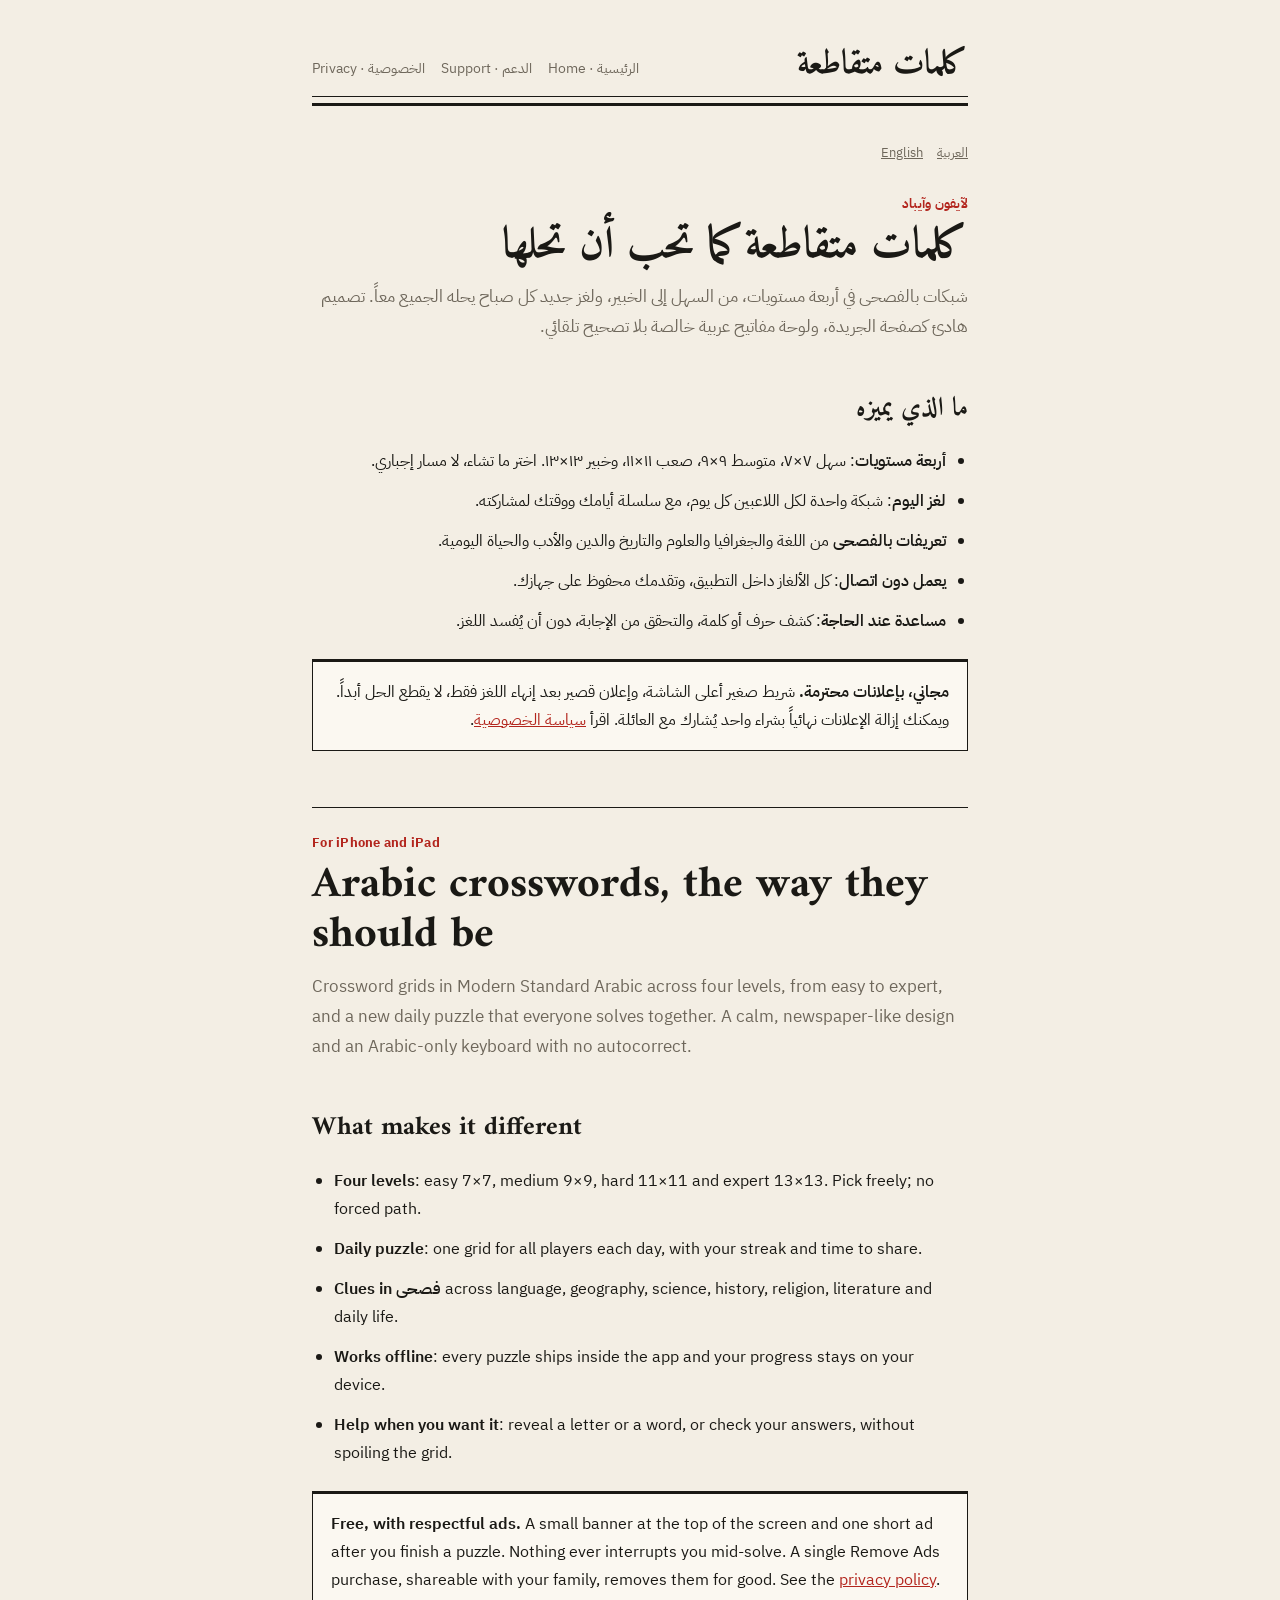
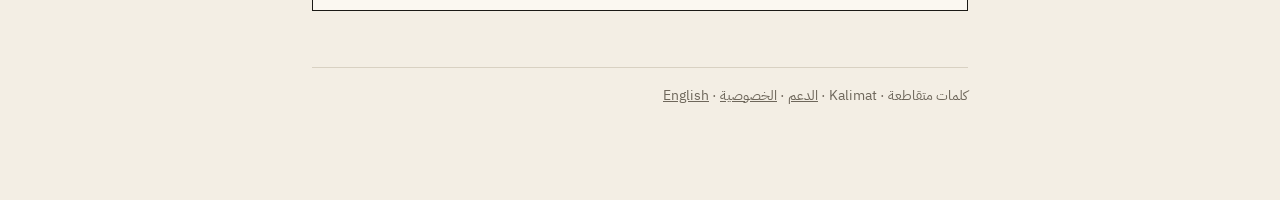
<file: index.html>
<!DOCTYPE html>
<html lang="ar" dir="rtl">
<head>
<meta charset="utf-8">
<meta name="viewport" content="width=device-width, initial-scale=1">
<title>كلمات متقاطعة — ألغاز عربية يومية بالفصحى</title>
<meta name="description" content="تطبيق كلمات متقاطعة عربية لآيفون وآيباد: شبكات بالفصحى في أربعة مستويات، لغز جديد كل يوم، ولوحة مفاتيح عربية. Arabic crosswords for iPhone and iPad.">
<link rel="canonical" href="https://smdash.github.io/kalimat-site/">
<meta property="og:title" content="كلمات متقاطعة — ألغاز عربية يومية بالفصحى">
<meta property="og:description" content="تطبيق كلمات متقاطعة عربية لآيفون وآيباد: شبكات بالفصحى في أربعة مستويات، لغز جديد كل يوم، ولوحة مفاتيح عربية. Arabic crosswords for iPhone and iPad.">
<meta property="og:type" content="website">
<meta property="og:url" content="https://smdash.github.io/kalimat-site/">
<meta name="theme-color" content="#B3261E">
<link rel="preconnect" href="https://fonts.googleapis.com">
<link rel="stylesheet" href="https://fonts.googleapis.com/css2?family=Amiri:wght@400;700&family=IBM+Plex+Sans+Arabic:wght@400;600&display=swap">
<link rel="stylesheet" href="style.css">
</head>
<body>
<div class="wrap">
<header class="site">
  <span class="mast"><a href="index.html">كلمات متقاطعة</a></span>
  <nav class="site">
    <a href="index.html">الرئيسية · Home</a>
    <a href="support.html">الدعم · Support</a>
    <a href="privacy.html">الخصوصية · Privacy</a>
  </nav>
</header>
<div class="rule2"></div>
<p class="lang"><a href="#ar">العربية</a><a href="#en">English</a></p>

<section lang="ar" id="ar">
<p class="kicker">لآيفون وآيباد</p>
<h1>كلمات متقاطعة كما تحب أن تحلها</h1>
<p class="lede">شبكات بالفصحى في أربعة مستويات، من السهل إلى الخبير، ولغز جديد كل صباح يحله الجميع معاً. تصميم هادئ كصفحة الجريدة، ولوحة مفاتيح عربية خالصة بلا تصحيح تلقائي.</p>

<h2>ما الذي يميزه</h2>
<ul>
  <li><strong>أربعة مستويات</strong>: سهل ٧×٧، متوسط ٩×٩، صعب ١١×١١، وخبير ١٣×١٣. اختر ما تشاء، لا مسار إجباري.</li>
  <li><strong>لغز اليوم</strong>: شبكة واحدة لكل اللاعبين كل يوم، مع سلسلة أيامك ووقتك لمشاركته.</li>
  <li><strong>تعريفات بالفصحى</strong> من اللغة والجغرافيا والعلوم والتاريخ والدين والأدب والحياة اليومية.</li>
  <li><strong>يعمل دون اتصال</strong>: كل الألغاز داخل التطبيق، وتقدمك محفوظ على جهازك.</li>
  <li><strong>مساعدة عند الحاجة</strong>: كشف حرف أو كلمة، والتحقق من الإجابة، دون أن يُفسد اللغز.</li>
</ul>

<div class="box">
  <p><strong>مجاني، بإعلانات محترمة.</strong> شريط صغير أعلى الشاشة، وإعلان قصير بعد إنهاء اللغز فقط، لا يقطع الحل أبداً. ويمكنك إزالة الإعلانات نهائياً بشراء واحد يُشارك مع العائلة. اقرأ <a href="privacy.html">سياسة الخصوصية</a>.</p>
</div>
</section>

<section lang="en" id="en">
<p class="kicker">For iPhone and iPad</p>
<h1>Arabic crosswords, the way they should be</h1>
<p class="lede">Crossword grids in Modern Standard Arabic across four levels, from easy to expert, and a new daily puzzle that everyone solves together. A calm, newspaper-like design and an Arabic-only keyboard with no autocorrect.</p>

<h2>What makes it different</h2>
<ul>
  <li><strong>Four levels</strong>: easy 7×7, medium 9×9, hard 11×11 and expert 13×13. Pick freely; no forced path.</li>
  <li><strong>Daily puzzle</strong>: one grid for all players each day, with your streak and time to share.</li>
  <li><strong>Clues in فصحى</strong> across language, geography, science, history, religion, literature and daily life.</li>
  <li><strong>Works offline</strong>: every puzzle ships inside the app and your progress stays on your device.</li>
  <li><strong>Help when you want it</strong>: reveal a letter or a word, or check your answers, without spoiling the grid.</li>
</ul>

<div class="box">
  <p><strong>Free, with respectful ads.</strong> A small banner at the top of the screen and one short ad after you finish a puzzle. Nothing ever interrupts you mid-solve. A single Remove Ads purchase, shareable with your family, removes them for good. See the <a href="privacy.html#en">privacy policy</a>.</p>
</div>
</section>
<footer class="site">
  <p>كلمات متقاطعة · Kalimat &middot; <a href="support.html">الدعم</a> &middot; <a href="privacy.html">الخصوصية</a> &middot; <a href="#en">English</a></p>
</footer>
</div>
</body>
</html>
</file>
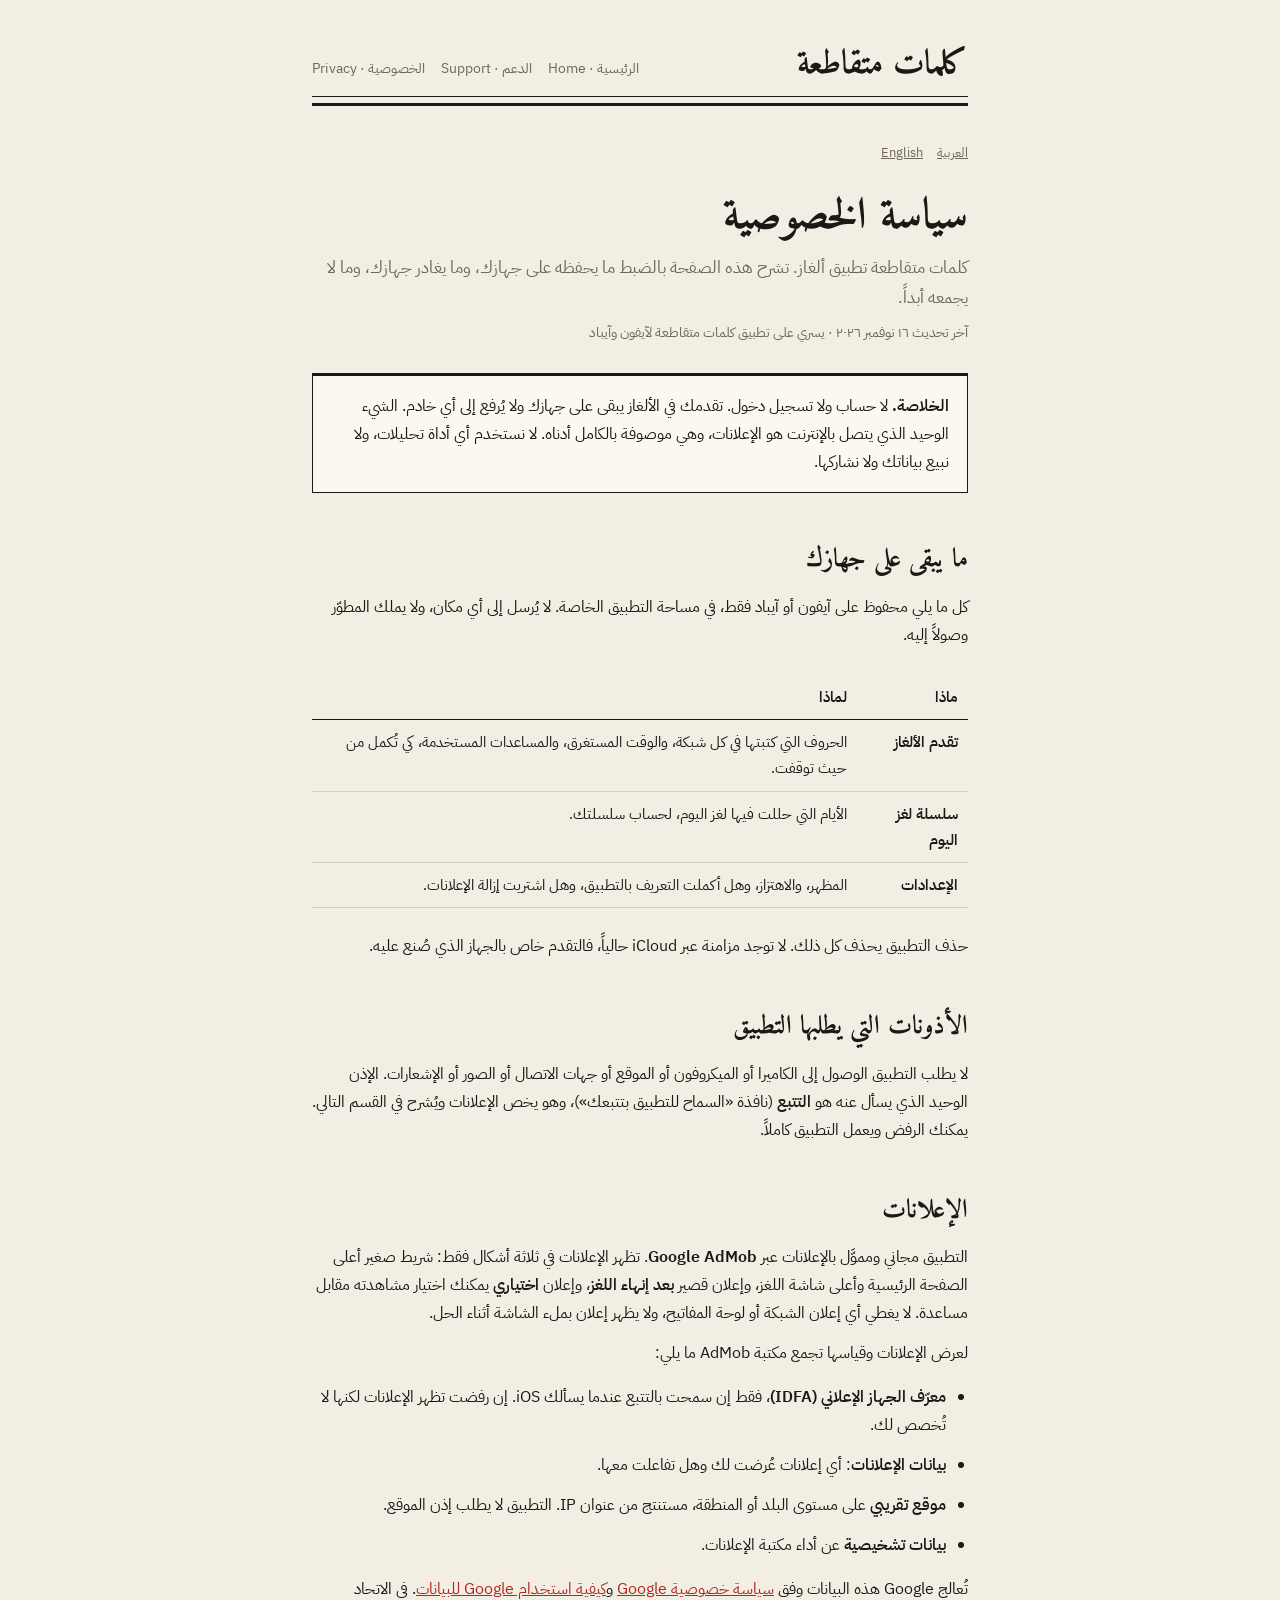
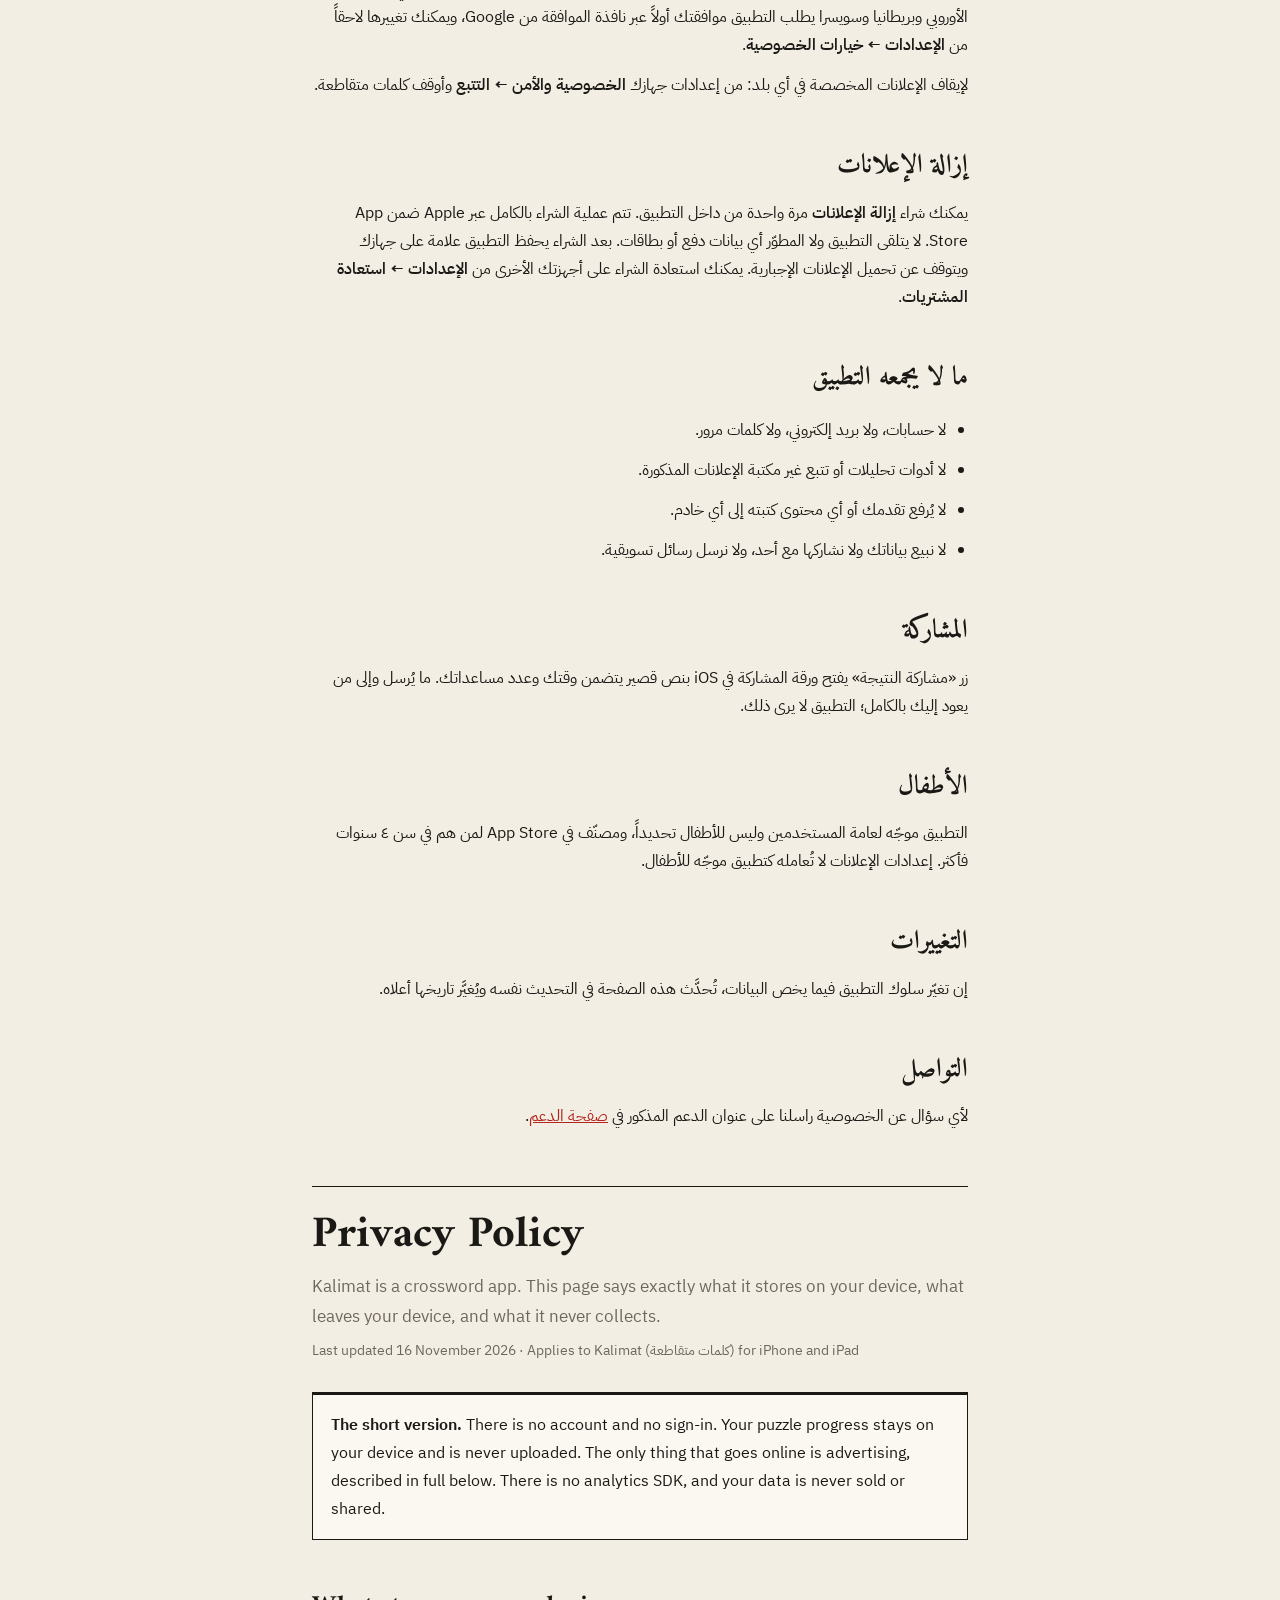
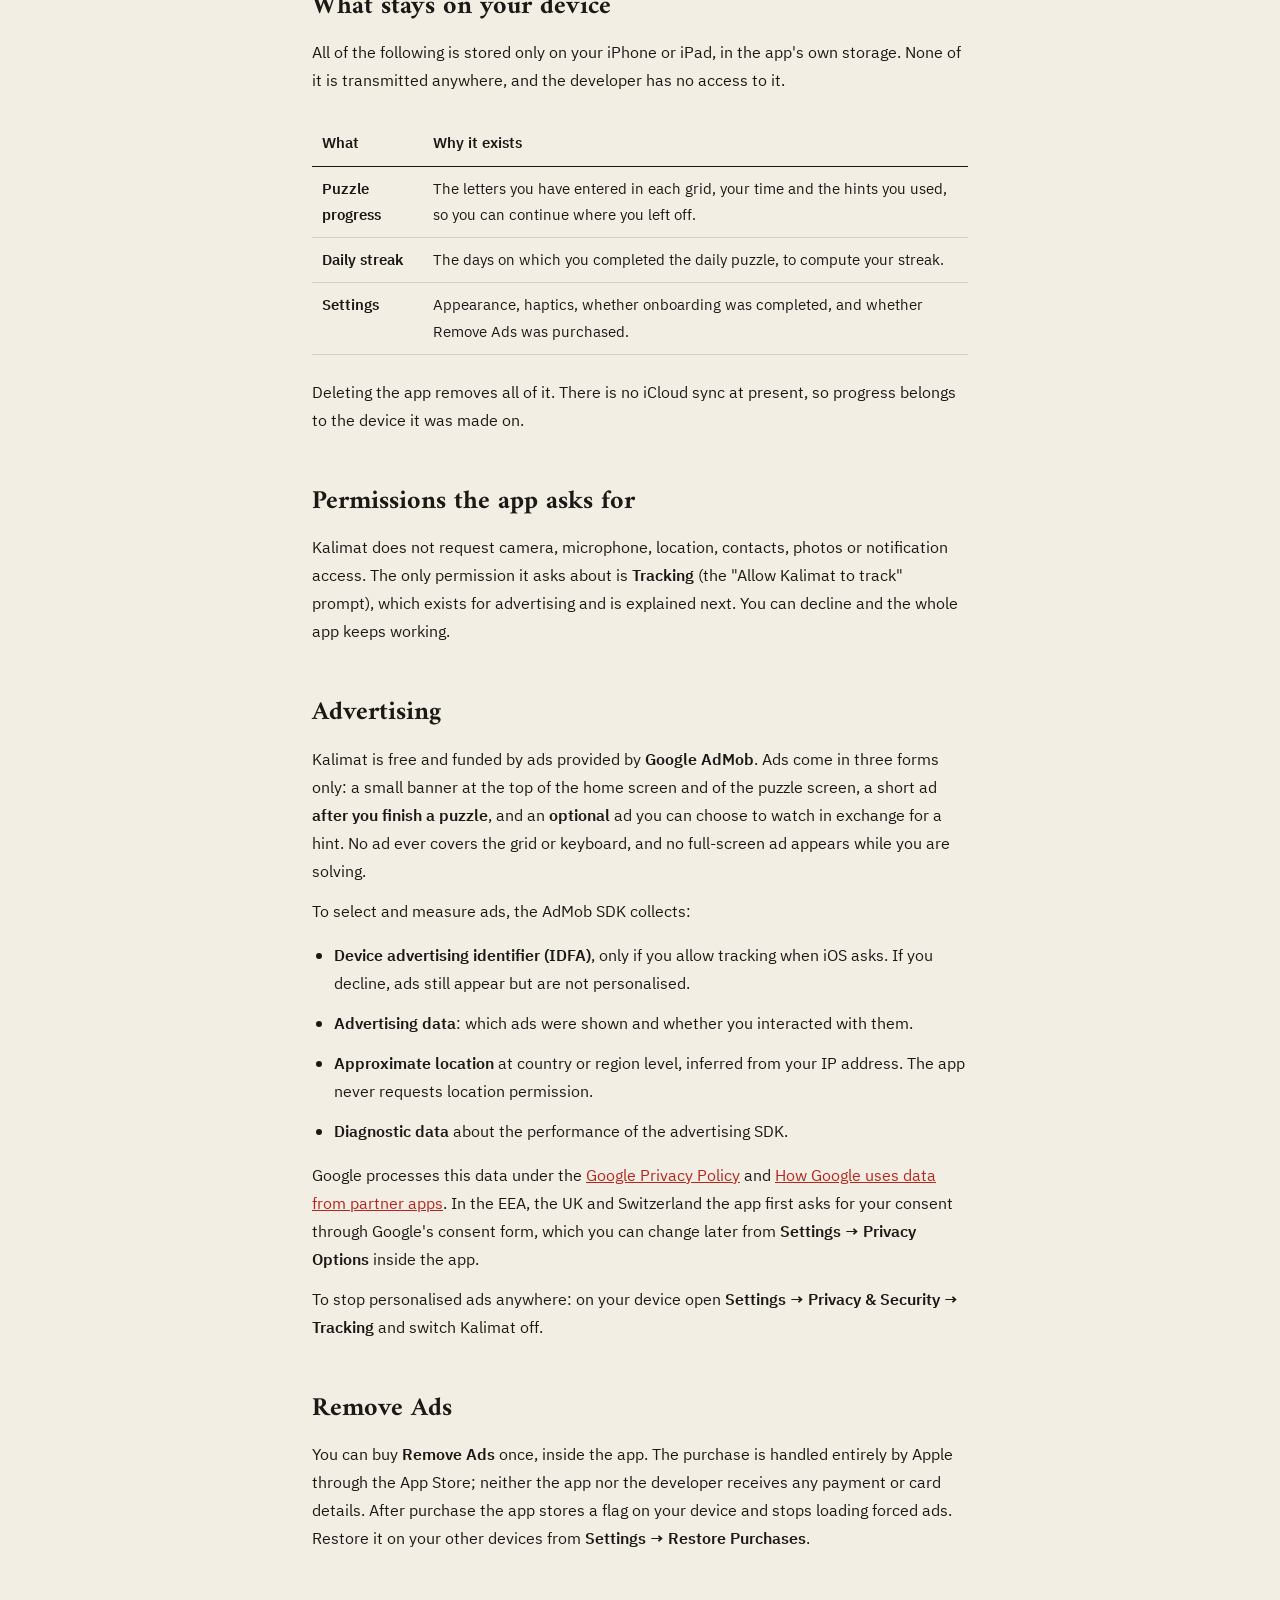
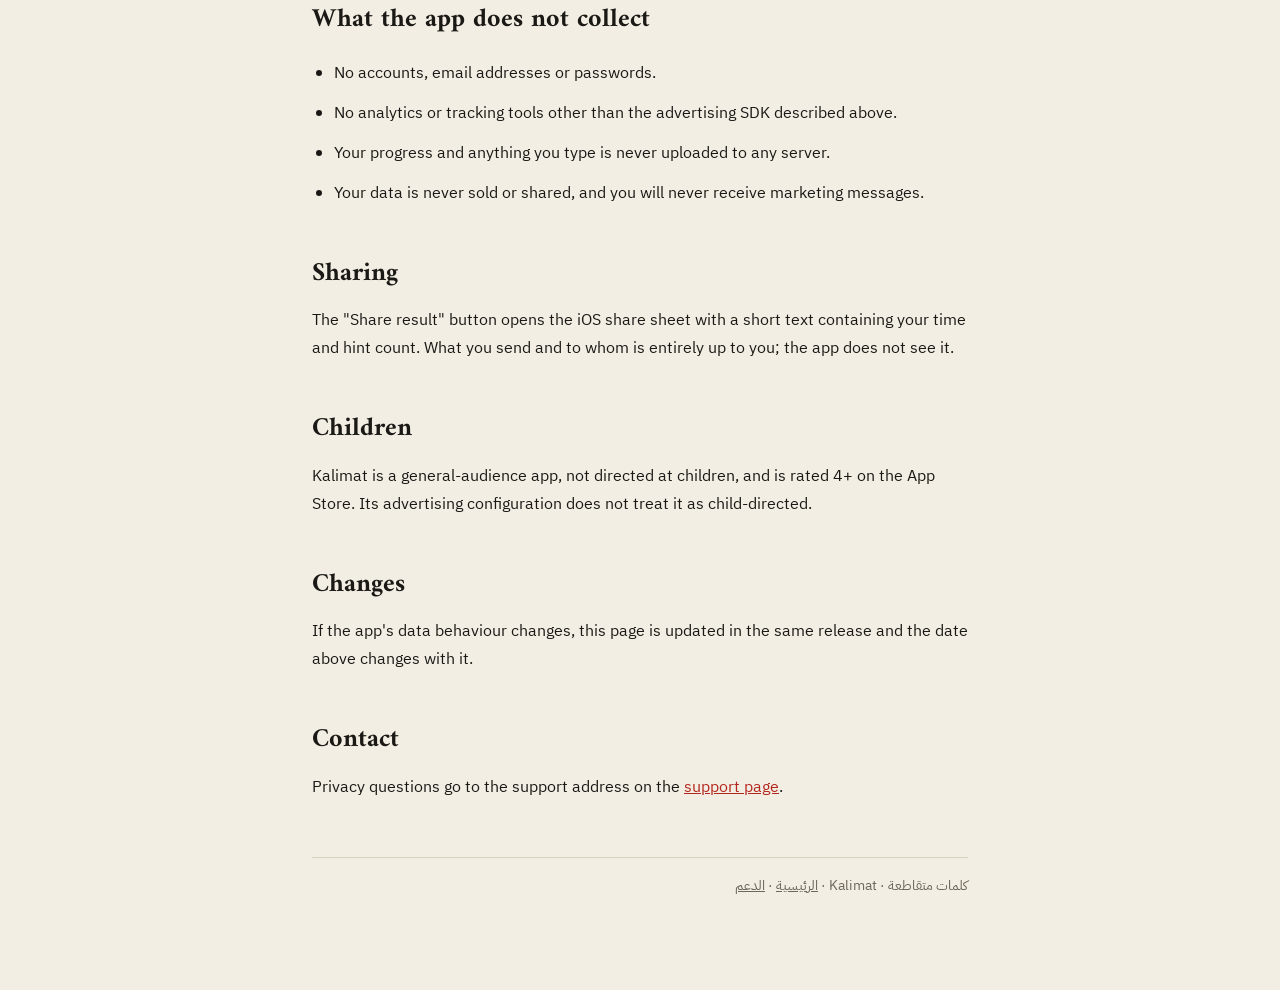
<file: privacy.html>
<!DOCTYPE html>
<html lang="ar" dir="rtl">
<head>
<meta charset="utf-8">
<meta name="viewport" content="width=device-width, initial-scale=1">
<title>سياسة الخصوصية — كلمات متقاطعة</title>
<meta name="description" content="ما يحفظه تطبيق كلمات متقاطعة على جهازك، وما يغادره، وما لا يجمعه أبداً. Privacy policy for Kalimat.">
<link rel="canonical" href="https://smdash.github.io/kalimat-site/privacy.html">
<meta property="og:title" content="سياسة الخصوصية — كلمات متقاطعة">
<meta property="og:description" content="ما يحفظه التطبيق على جهازك، وما يغادره، وما لا يجمعه أبداً.">
<meta property="og:type" content="website">
<meta property="og:url" content="https://smdash.github.io/kalimat-site/privacy.html">
<meta name="theme-color" content="#B3261E">
<link rel="preconnect" href="https://fonts.googleapis.com">
<link rel="stylesheet" href="https://fonts.googleapis.com/css2?family=Amiri:wght@400;700&family=IBM+Plex+Sans+Arabic:wght@400;600&display=swap">
<link rel="stylesheet" href="style.css">
</head>
<body>
<div class="wrap">
<header class="site">
  <span class="mast"><a href="index.html">كلمات متقاطعة</a></span>
  <nav class="site">
    <a href="index.html">الرئيسية · Home</a>
    <a href="support.html">الدعم · Support</a>
    <a href="privacy.html">الخصوصية · Privacy</a>
  </nav>
</header>
<div class="rule2"></div>
<p class="lang"><a href="#ar">العربية</a><a href="#en">English</a></p>

<section lang="ar" id="ar">
<h1>سياسة الخصوصية</h1>
<p class="lede">كلمات متقاطعة تطبيق ألغاز. تشرح هذه الصفحة بالضبط ما يحفظه على جهازك، وما يغادر جهازك، وما لا يجمعه أبداً.</p>
<p class="updated">آخر تحديث ١٦ نوفمبر ٢٠٢٦ · يسري على تطبيق كلمات متقاطعة لآيفون وآيباد</p>

<div class="box">
  <p><strong>الخلاصة.</strong> لا حساب ولا تسجيل دخول. تقدمك في الألغاز يبقى على جهازك ولا يُرفع إلى أي خادم. الشيء الوحيد الذي يتصل بالإنترنت هو الإعلانات، وهي موصوفة بالكامل أدناه. لا نستخدم أي أداة تحليلات، ولا نبيع بياناتك ولا نشاركها.</p>
</div>

<h2>ما يبقى على جهازك</h2>
<p>كل ما يلي محفوظ على آيفون أو آيباد فقط، في مساحة التطبيق الخاصة. لا يُرسل إلى أي مكان، ولا يملك المطوّر وصولاً إليه.</p>
<div class="scroll"><table>
  <tr><th>ماذا</th><th>لماذا</th></tr>
  <tr><td><strong>تقدم الألغاز</strong></td><td>الحروف التي كتبتها في كل شبكة، والوقت المستغرق، والمساعدات المستخدمة، كي تُكمل من حيث توقفت.</td></tr>
  <tr><td><strong>سلسلة لغز اليوم</strong></td><td>الأيام التي حللت فيها لغز اليوم، لحساب سلسلتك.</td></tr>
  <tr><td><strong>الإعدادات</strong></td><td>المظهر، والاهتزاز، وهل أكملت التعريف بالتطبيق، وهل اشتريت إزالة الإعلانات.</td></tr>
</table></div>
<p>حذف التطبيق يحذف كل ذلك. لا توجد مزامنة عبر iCloud حالياً، فالتقدم خاص بالجهاز الذي صُنع عليه.</p>

<h2>الأذونات التي يطلبها التطبيق</h2>
<p>لا يطلب التطبيق الوصول إلى الكاميرا أو الميكروفون أو الموقع أو جهات الاتصال أو الصور أو الإشعارات. الإذن الوحيد الذي يسأل عنه هو <strong>التتبع</strong> (نافذة «السماح للتطبيق بتتبعك»)، وهو يخص الإعلانات ويُشرح في القسم التالي. يمكنك الرفض ويعمل التطبيق كاملاً.</p>

<h2>الإعلانات</h2>
<p>التطبيق مجاني ومموَّل بالإعلانات عبر <strong>Google AdMob</strong>. تظهر الإعلانات في ثلاثة أشكال فقط: شريط صغير أعلى الصفحة الرئيسية وأعلى شاشة اللغز، وإعلان قصير <strong>بعد إنهاء اللغز</strong>، وإعلان <strong>اختياري</strong> يمكنك اختيار مشاهدته مقابل مساعدة. لا يغطي أي إعلان الشبكة أو لوحة المفاتيح، ولا يظهر إعلان بملء الشاشة أثناء الحل.</p>
<p>لعرض الإعلانات وقياسها تجمع مكتبة AdMob ما يلي:</p>
<ul>
  <li><strong>معرّف الجهاز الإعلاني (IDFA)</strong>، فقط إن سمحت بالتتبع عندما يسألك iOS. إن رفضت تظهر الإعلانات لكنها لا تُخصص لك.</li>
  <li><strong>بيانات الإعلانات</strong>: أي إعلانات عُرضت لك وهل تفاعلت معها.</li>
  <li><strong>موقع تقريبي</strong> على مستوى البلد أو المنطقة، مستنتج من عنوان IP. التطبيق لا يطلب إذن الموقع.</li>
  <li><strong>بيانات تشخيصية</strong> عن أداء مكتبة الإعلانات.</li>
</ul>
<p>تُعالج Google هذه البيانات وفق <a href="https://policies.google.com/privacy">سياسة خصوصية Google</a> و<a href="https://policies.google.com/technologies/partner-sites">كيفية استخدام Google للبيانات</a>. في الاتحاد الأوروبي وبريطانيا وسويسرا يطلب التطبيق موافقتك أولاً عبر نافذة الموافقة من Google، ويمكنك تغييرها لاحقاً من <strong>الإعدادات ← خيارات الخصوصية</strong>.</p>
<p>لإيقاف الإعلانات المخصصة في أي بلد: من إعدادات جهازك <strong>الخصوصية والأمن ← التتبع</strong> وأوقف كلمات متقاطعة.</p>

<h2>إزالة الإعلانات</h2>
<p>يمكنك شراء <strong>إزالة الإعلانات</strong> مرة واحدة من داخل التطبيق. تتم عملية الشراء بالكامل عبر Apple ضمن App Store. لا يتلقى التطبيق ولا المطوّر أي بيانات دفع أو بطاقات. بعد الشراء يحفظ التطبيق علامة على جهازك ويتوقف عن تحميل الإعلانات الإجبارية. يمكنك استعادة الشراء على أجهزتك الأخرى من <strong>الإعدادات ← استعادة المشتريات</strong>.</p>

<h2>ما لا يجمعه التطبيق</h2>
<ul>
  <li>لا حسابات، ولا بريد إلكتروني، ولا كلمات مرور.</li>
  <li>لا أدوات تحليلات أو تتبع غير مكتبة الإعلانات المذكورة.</li>
  <li>لا يُرفع تقدمك أو أي محتوى كتبته إلى أي خادم.</li>
  <li>لا نبيع بياناتك ولا نشاركها مع أحد، ولا نرسل رسائل تسويقية.</li>
</ul>

<h2>المشاركة</h2>
<p>زر «مشاركة النتيجة» يفتح ورقة المشاركة في iOS بنص قصير يتضمن وقتك وعدد مساعداتك. ما يُرسل وإلى من يعود إليك بالكامل؛ التطبيق لا يرى ذلك.</p>

<h2>الأطفال</h2>
<p>التطبيق موجّه لعامة المستخدمين وليس للأطفال تحديداً، ومصنّف في App Store لمن هم في سن ٤ سنوات فأكثر. إعدادات الإعلانات لا تُعامله كتطبيق موجّه للأطفال.</p>

<h2>التغييرات</h2>
<p>إن تغيّر سلوك التطبيق فيما يخص البيانات، تُحدَّث هذه الصفحة في التحديث نفسه ويُغيَّر تاريخها أعلاه.</p>

<h2>التواصل</h2>
<p>لأي سؤال عن الخصوصية راسلنا على عنوان الدعم المذكور في <a href="support.html">صفحة الدعم</a>.</p>
</section>

<section lang="en" id="en">
<h1>Privacy Policy</h1>
<p class="lede">Kalimat is a crossword app. This page says exactly what it stores on your device, what leaves your device, and what it never collects.</p>
<p class="updated">Last updated 16 November 2026 · Applies to Kalimat (كلمات متقاطعة) for iPhone and iPad</p>

<div class="box">
  <p><strong>The short version.</strong> There is no account and no sign-in. Your puzzle progress stays on your device and is never uploaded. The only thing that goes online is advertising, described in full below. There is no analytics SDK, and your data is never sold or shared.</p>
</div>

<h2>What stays on your device</h2>
<p>All of the following is stored only on your iPhone or iPad, in the app's own storage. None of it is transmitted anywhere, and the developer has no access to it.</p>
<div class="scroll"><table>
  <tr><th>What</th><th>Why it exists</th></tr>
  <tr><td><strong>Puzzle progress</strong></td><td>The letters you have entered in each grid, your time and the hints you used, so you can continue where you left off.</td></tr>
  <tr><td><strong>Daily streak</strong></td><td>The days on which you completed the daily puzzle, to compute your streak.</td></tr>
  <tr><td><strong>Settings</strong></td><td>Appearance, haptics, whether onboarding was completed, and whether Remove Ads was purchased.</td></tr>
</table></div>
<p>Deleting the app removes all of it. There is no iCloud sync at present, so progress belongs to the device it was made on.</p>

<h2>Permissions the app asks for</h2>
<p>Kalimat does not request camera, microphone, location, contacts, photos or notification access. The only permission it asks about is <strong>Tracking</strong> (the "Allow Kalimat to track" prompt), which exists for advertising and is explained next. You can decline and the whole app keeps working.</p>

<h2>Advertising</h2>
<p>Kalimat is free and funded by ads provided by <strong>Google AdMob</strong>. Ads come in three forms only: a small banner at the top of the home screen and of the puzzle screen, a short ad <strong>after you finish a puzzle</strong>, and an <strong>optional</strong> ad you can choose to watch in exchange for a hint. No ad ever covers the grid or keyboard, and no full-screen ad appears while you are solving.</p>
<p>To select and measure ads, the AdMob SDK collects:</p>
<ul>
  <li><strong>Device advertising identifier (IDFA)</strong>, only if you allow tracking when iOS asks. If you decline, ads still appear but are not personalised.</li>
  <li><strong>Advertising data</strong>: which ads were shown and whether you interacted with them.</li>
  <li><strong>Approximate location</strong> at country or region level, inferred from your IP address. The app never requests location permission.</li>
  <li><strong>Diagnostic data</strong> about the performance of the advertising SDK.</li>
</ul>
<p>Google processes this data under the <a href="https://policies.google.com/privacy">Google Privacy Policy</a> and <a href="https://policies.google.com/technologies/partner-sites">How Google uses data from partner apps</a>. In the EEA, the UK and Switzerland the app first asks for your consent through Google's consent form, which you can change later from <strong>Settings &rarr; Privacy Options</strong> inside the app.</p>
<p>To stop personalised ads anywhere: on your device open <strong>Settings &rarr; Privacy &amp; Security &rarr; Tracking</strong> and switch Kalimat off.</p>

<h2>Remove Ads</h2>
<p>You can buy <strong>Remove Ads</strong> once, inside the app. The purchase is handled entirely by Apple through the App Store; neither the app nor the developer receives any payment or card details. After purchase the app stores a flag on your device and stops loading forced ads. Restore it on your other devices from <strong>Settings &rarr; Restore Purchases</strong>.</p>

<h2>What the app does not collect</h2>
<ul>
  <li>No accounts, email addresses or passwords.</li>
  <li>No analytics or tracking tools other than the advertising SDK described above.</li>
  <li>Your progress and anything you type is never uploaded to any server.</li>
  <li>Your data is never sold or shared, and you will never receive marketing messages.</li>
</ul>

<h2>Sharing</h2>
<p>The "Share result" button opens the iOS share sheet with a short text containing your time and hint count. What you send and to whom is entirely up to you; the app does not see it.</p>

<h2>Children</h2>
<p>Kalimat is a general-audience app, not directed at children, and is rated 4+ on the App Store. Its advertising configuration does not treat it as child-directed.</p>

<h2>Changes</h2>
<p>If the app's data behaviour changes, this page is updated in the same release and the date above changes with it.</p>

<h2>Contact</h2>
<p>Privacy questions go to the support address on the <a href="support.html#en">support page</a>.</p>
</section>

<footer class="site">
  <p>كلمات متقاطعة · Kalimat &middot; <a href="index.html">الرئيسية</a> &middot; <a href="support.html">الدعم</a></p>
</footer>
</div>
</body>
</html>
</file>
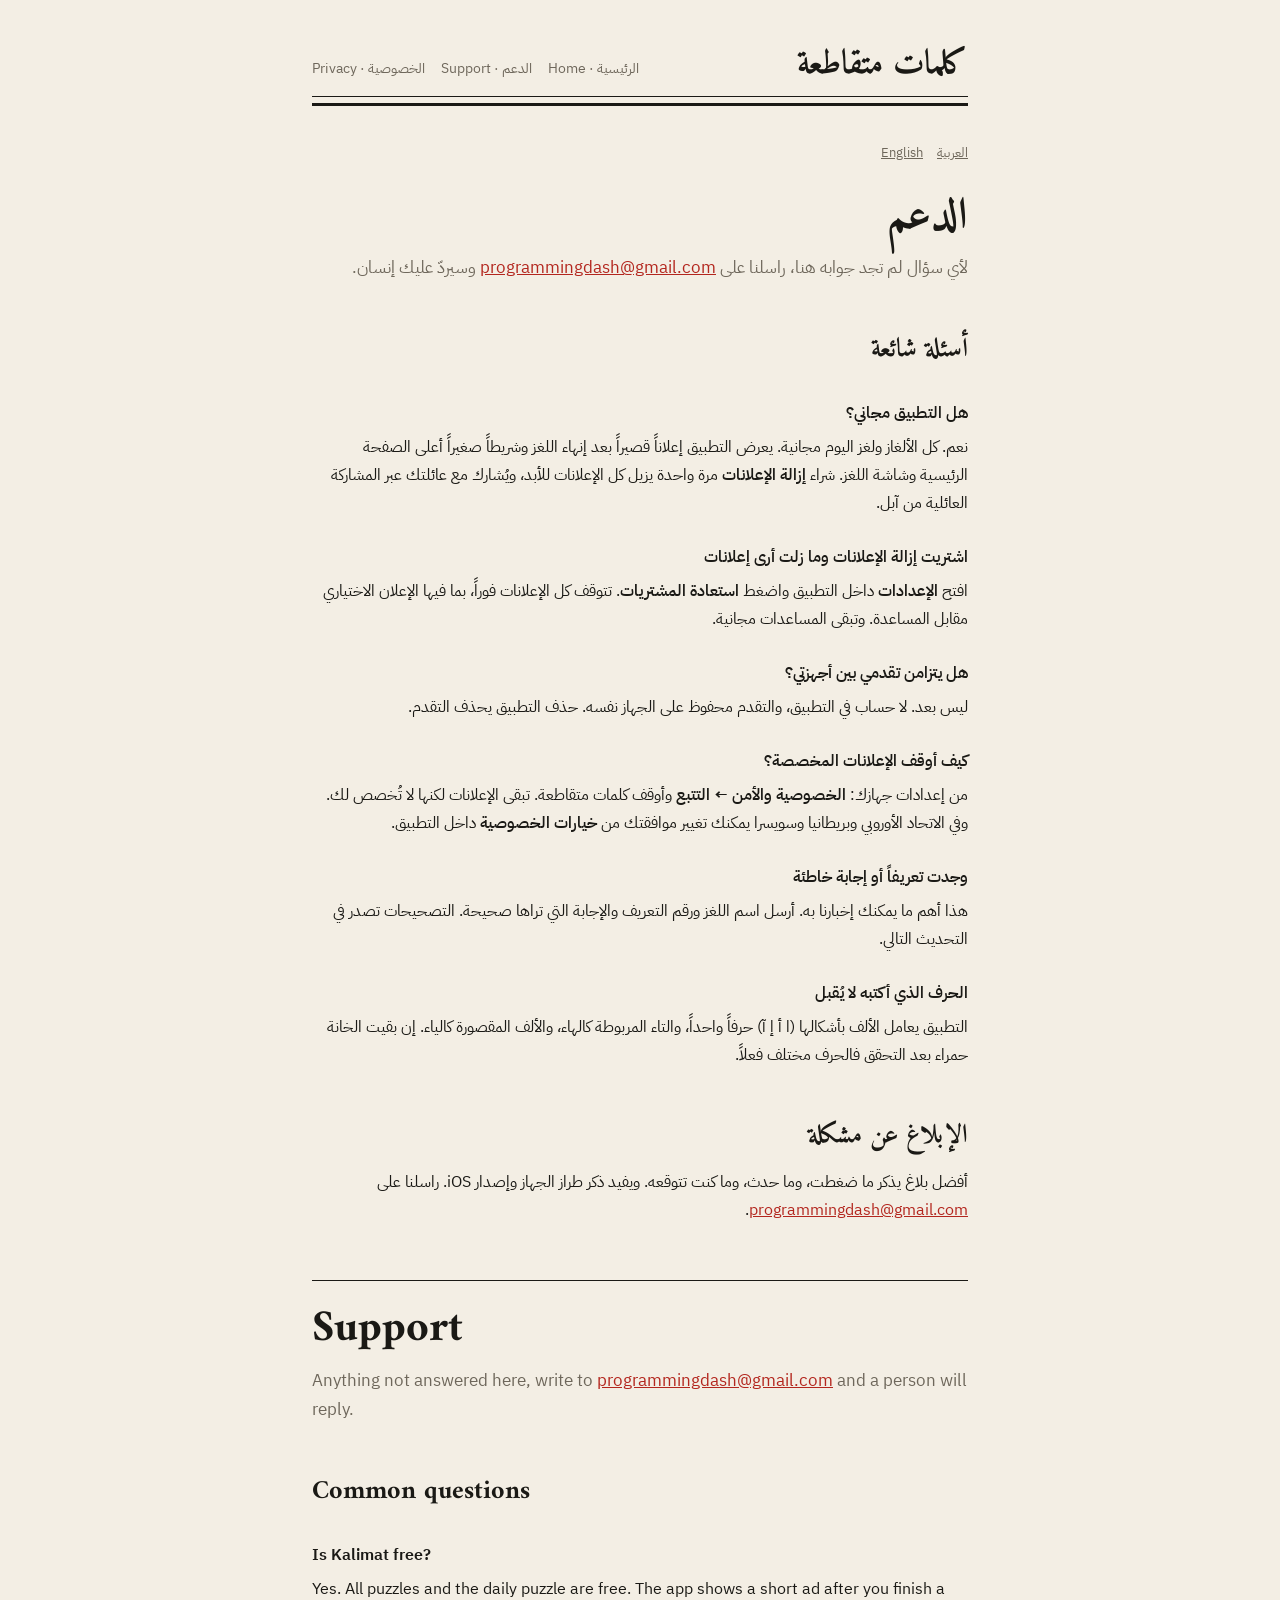
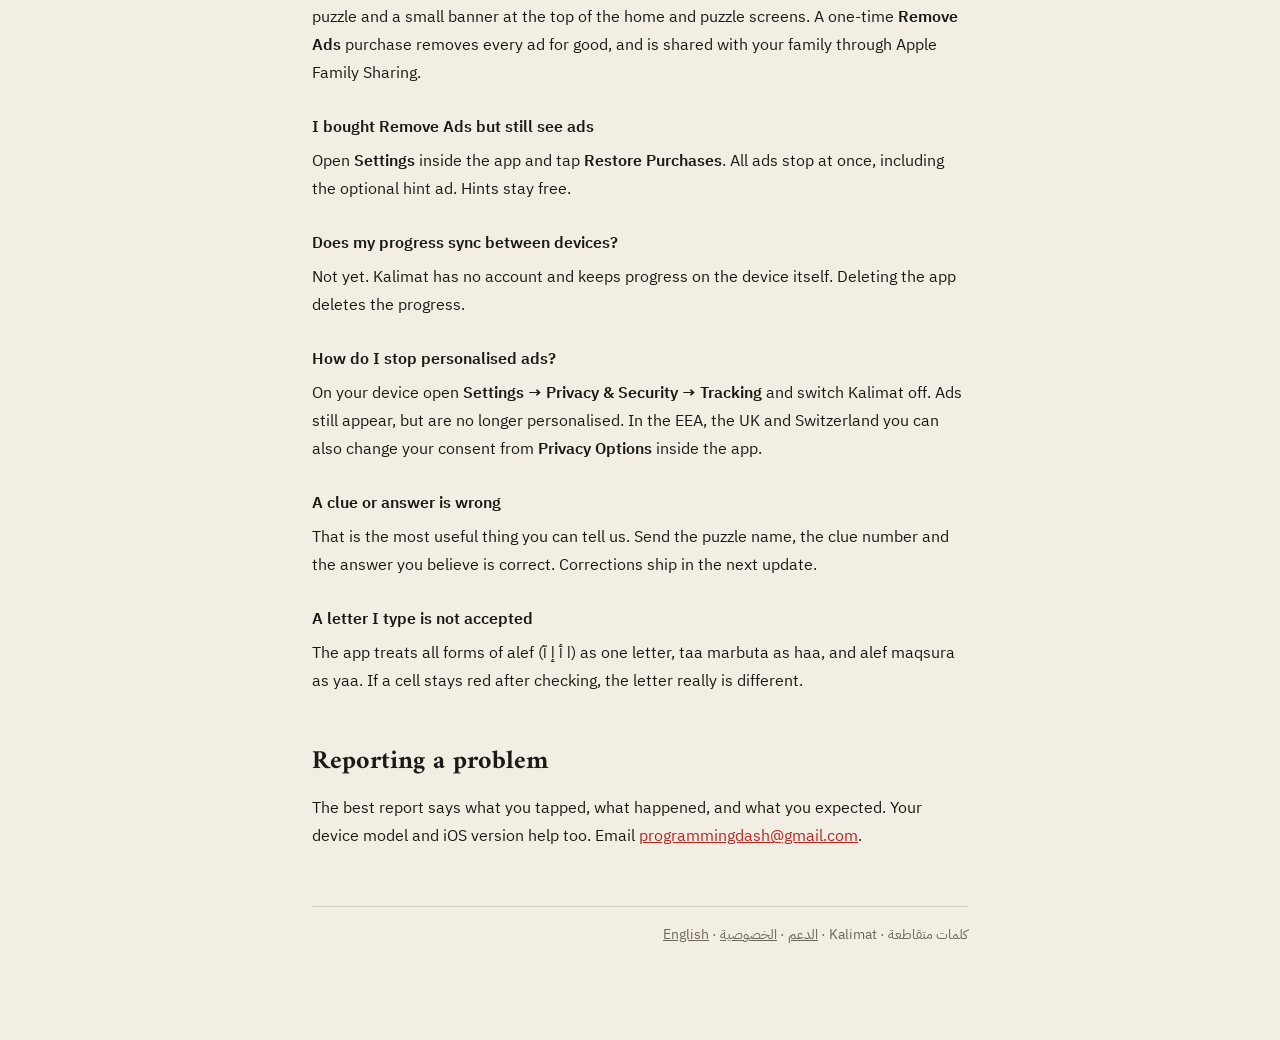
<file: support.html>
<!DOCTYPE html>
<html lang="ar" dir="rtl">
<head>
<meta charset="utf-8">
<meta name="viewport" content="width=device-width, initial-scale=1">
<title>الدعم — كلمات متقاطعة</title>
<meta name="description" content="مساعدة في تطبيق كلمات متقاطعة: التقدم، الإعلانات، إزالة الإعلانات، والتواصل. Support for Kalimat.">
<link rel="canonical" href="https://smdash.github.io/kalimat-site/support.html">
<meta property="og:title" content="الدعم — كلمات متقاطعة">
<meta property="og:description" content="مساعدة في تطبيق كلمات متقاطعة: التقدم، الإعلانات، إزالة الإعلانات، والتواصل. Support for Kalimat.">
<meta property="og:type" content="website">
<meta property="og:url" content="https://smdash.github.io/kalimat-site/support.html">
<meta name="theme-color" content="#B3261E">
<link rel="preconnect" href="https://fonts.googleapis.com">
<link rel="stylesheet" href="https://fonts.googleapis.com/css2?family=Amiri:wght@400;700&family=IBM+Plex+Sans+Arabic:wght@400;600&display=swap">
<link rel="stylesheet" href="style.css">
<script type="application/ld+json">
{"@context":"https://schema.org","@type":"FAQPage","mainEntity":[
{"@type":"Question","name":"Is Kalimat free?","acceptedAnswer":{"@type":"Answer","text":"Yes. All puzzles and the daily puzzle are free. The app shows a short ad after you finish a puzzle and a small banner at the top of the home and puzzle screens. A one-time Remove Ads purchase removes all ads."}},
{"@type":"Question","name":"I bought Remove Ads but still see ads.","acceptedAnswer":{"@type":"Answer","text":"Open Settings in the app and tap Restore Purchases. All ads stop immediately, including the optional hint ad. Hints stay free."}},
{"@type":"Question","name":"Does my progress sync between devices?","acceptedAnswer":{"@type":"Answer","text":"Not yet. Kalimat has no account and stores progress on the device. Deleting the app deletes your progress."}},
{"@type":"Question","name":"How do I stop personalised ads?","acceptedAnswer":{"@type":"Answer","text":"On your device open Settings, Privacy and Security, Tracking, and switch Kalimat off. Ads still appear but are no longer personalised. In the EEA, UK and Switzerland you can also change your consent from Privacy Options inside the app."}},
{"@type":"Question","name":"A clue or answer is wrong.","acceptedAnswer":{"@type":"Answer","text":"Please email the puzzle name, the clue number and what you think the answer should be. Corrections ship in the next update."}}
]}
</script>
</head>
<body>
<div class="wrap">
<header class="site">
  <span class="mast"><a href="index.html">كلمات متقاطعة</a></span>
  <nav class="site">
    <a href="index.html">الرئيسية · Home</a>
    <a href="support.html">الدعم · Support</a>
    <a href="privacy.html">الخصوصية · Privacy</a>
  </nav>
</header>
<div class="rule2"></div>
<p class="lang"><a href="#ar">العربية</a><a href="#en">English</a></p>

<section lang="ar" id="ar">
<h1>الدعم</h1>
<p class="lede">لأي سؤال لم تجد جوابه هنا، راسلنا على <a href="mailto:programmingdash@gmail.com">programmingdash@gmail.com</a> وسيردّ عليك إنسان.</p>

<h2>أسئلة شائعة</h2>

<h3>هل التطبيق مجاني؟</h3>
<p>نعم. كل الألغاز ولغز اليوم مجانية. يعرض التطبيق إعلاناً قصيراً بعد إنهاء اللغز وشريطاً صغيراً أعلى الصفحة الرئيسية وشاشة اللغز. شراء <strong>إزالة الإعلانات</strong> مرة واحدة يزيل كل الإعلانات للأبد، ويُشارك مع عائلتك عبر المشاركة العائلية من آبل.</p>

<h3>اشتريت إزالة الإعلانات وما زلت أرى إعلانات</h3>
<p>افتح <strong>الإعدادات</strong> داخل التطبيق واضغط <strong>استعادة المشتريات</strong>. تتوقف كل الإعلانات فوراً، بما فيها الإعلان الاختياري مقابل المساعدة. وتبقى المساعدات مجانية.</p>

<h3>هل يتزامن تقدمي بين أجهزتي؟</h3>
<p>ليس بعد. لا حساب في التطبيق، والتقدم محفوظ على الجهاز نفسه. حذف التطبيق يحذف التقدم.</p>

<h3>كيف أوقف الإعلانات المخصصة؟</h3>
<p>من إعدادات جهازك: <strong>الخصوصية والأمن ← التتبع</strong> وأوقف كلمات متقاطعة. تبقى الإعلانات لكنها لا تُخصص لك. وفي الاتحاد الأوروبي وبريطانيا وسويسرا يمكنك تغيير موافقتك من <strong>خيارات الخصوصية</strong> داخل التطبيق.</p>

<h3>وجدت تعريفاً أو إجابة خاطئة</h3>
<p>هذا أهم ما يمكنك إخبارنا به. أرسل اسم اللغز ورقم التعريف والإجابة التي تراها صحيحة. التصحيحات تصدر في التحديث التالي.</p>

<h3>الحرف الذي أكتبه لا يُقبل</h3>
<p>التطبيق يعامل الألف بأشكالها (ا أ إ آ) حرفاً واحداً، والتاء المربوطة كالهاء، والألف المقصورة كالياء. إن بقيت الخانة حمراء بعد التحقق فالحرف مختلف فعلاً.</p>

<h2>الإبلاغ عن مشكلة</h2>
<p>أفضل بلاغ يذكر ما ضغطت، وما حدث، وما كنت تتوقعه. ويفيد ذكر طراز الجهاز وإصدار iOS. راسلنا على <a href="mailto:programmingdash@gmail.com">programmingdash@gmail.com</a>.</p>
</section>

<section lang="en" id="en">
<h1>Support</h1>
<p class="lede">Anything not answered here, write to <a href="mailto:programmingdash@gmail.com">programmingdash@gmail.com</a> and a person will reply.</p>

<h2>Common questions</h2>

<h3>Is Kalimat free?</h3>
<p>Yes. All puzzles and the daily puzzle are free. The app shows a short ad after you finish a puzzle and a small banner at the top of the home and puzzle screens. A one-time <strong>Remove Ads</strong> purchase removes every ad for good, and is shared with your family through Apple Family Sharing.</p>

<h3>I bought Remove Ads but still see ads</h3>
<p>Open <strong>Settings</strong> inside the app and tap <strong>Restore Purchases</strong>. All ads stop at once, including the optional hint ad. Hints stay free.</p>

<h3>Does my progress sync between devices?</h3>
<p>Not yet. Kalimat has no account and keeps progress on the device itself. Deleting the app deletes the progress.</p>

<h3>How do I stop personalised ads?</h3>
<p>On your device open <strong>Settings &rarr; Privacy &amp; Security &rarr; Tracking</strong> and switch Kalimat off. Ads still appear, but are no longer personalised. In the EEA, the UK and Switzerland you can also change your consent from <strong>Privacy Options</strong> inside the app.</p>

<h3>A clue or answer is wrong</h3>
<p>That is the most useful thing you can tell us. Send the puzzle name, the clue number and the answer you believe is correct. Corrections ship in the next update.</p>

<h3>A letter I type is not accepted</h3>
<p>The app treats all forms of alef (ا أ إ آ) as one letter, taa marbuta as haa, and alef maqsura as yaa. If a cell stays red after checking, the letter really is different.</p>

<h2>Reporting a problem</h2>
<p>The best report says what you tapped, what happened, and what you expected. Your device model and iOS version help too. Email <a href="mailto:programmingdash@gmail.com">programmingdash@gmail.com</a>.</p>
</section>
<footer class="site">
  <p>كلمات متقاطعة · Kalimat &middot; <a href="support.html">الدعم</a> &middot; <a href="privacy.html">الخصوصية</a> &middot; <a href="#en">English</a></p>
</footer>
</div>
</body>
</html>
</file>
<file: style.css>
/* Kalimat site. Paper and ink, like the app. Accent is the masthead red. */
:root {
  color-scheme: light dark;
  --accent: #B3261E;
  --ground: #F3EEE4;
  --surface: #FBF8F1;
  --ink: #1A1915;
  --muted: #6E675B;
  --line: #D8D1C2;
}
@media (prefers-color-scheme: dark) {
  :root { --accent: #E05A50; --ground: #141311; --surface: #1C1A17; --ink: #ECE6D9; --muted: #9B9385; --line: #33302A; }
}
* { box-sizing: border-box; }
body {
  margin: 0; background: var(--ground); color: var(--ink);
  font: 16px/1.75 "IBM Plex Sans Arabic", -apple-system, BlinkMacSystemFont, "Segoe UI", Roboto, sans-serif;
  -webkit-text-size-adjust: 100%;
}
.wrap { max-width: 700px; margin: 0 auto; padding: 48px 22px 80px; }
header.site { display: flex; align-items: baseline; gap: 14px; padding-bottom: 14px; border-bottom: 1px solid var(--ink); margin-bottom: 6px; }
.mast { font-family: "Amiri", serif; font-weight: 700; font-size: 34px; line-height: 1; }
.mast a { color: inherit; text-decoration: none; }
nav.site { margin-inline-start: auto; display: flex; gap: 16px; font-size: 14px; }
nav.site a { color: var(--muted); text-decoration: none; }
nav.site a:hover { color: var(--ink); }
.rule2 { border-top: 2px solid var(--ink); border-bottom: 1px solid var(--ink); height: 3px; margin: 0 0 36px; }
.lang { display: flex; gap: 14px; font-size: 13px; margin: 0 0 28px; }
.lang a { color: var(--muted); }
.kicker { color: var(--accent); font-weight: 700; font-size: 13px; letter-spacing: .02em; margin: 0 0 6px; }
h1 { font-family: "Amiri", serif; font-size: clamp(32px, 6vw, 44px); line-height: 1.15; margin: 0 0 10px; font-weight: 700; }
h2 { font-family: "Amiri", serif; font-size: 26px; margin: 44px 0 10px; font-weight: 700; }
h3 { font-size: 16px; font-weight: 600; margin: 26px 0 6px; }
.lede { color: var(--muted); font-size: 17px; margin: 0 0 8px; }
.updated { color: var(--muted); font-size: 14px; margin: 0 0 28px; }
p, li { margin: 0 0 12px; }
ul { padding-inline-start: 22px; }
a { color: var(--accent); }
strong { font-weight: 600; }
.box { background: var(--surface); border: 1px solid var(--ink); border-top-width: 3px; padding: 16px 18px; margin: 24px 0; }
.box p:last-child { margin-bottom: 0; }
table { width: 100%; border-collapse: collapse; margin: 14px 0 24px; font-size: 15px; }
th, td { text-align: start; padding: 9px 10px; border-bottom: 1px solid var(--line); vertical-align: top; }
th { font-weight: 600; border-bottom-color: var(--ink); }
.scroll { overflow-x: auto; }
section[lang="en"] { direction: ltr; text-align: left; margin-top: 56px; padding-top: 24px; border-top: 1px solid var(--ink); }
section[lang="ar"] { direction: rtl; text-align: right; }
footer.site { margin-top: 56px; padding-top: 16px; border-top: 1px solid var(--line); color: var(--muted); font-size: 14px; }
footer.site a { color: var(--muted); }
</file>
